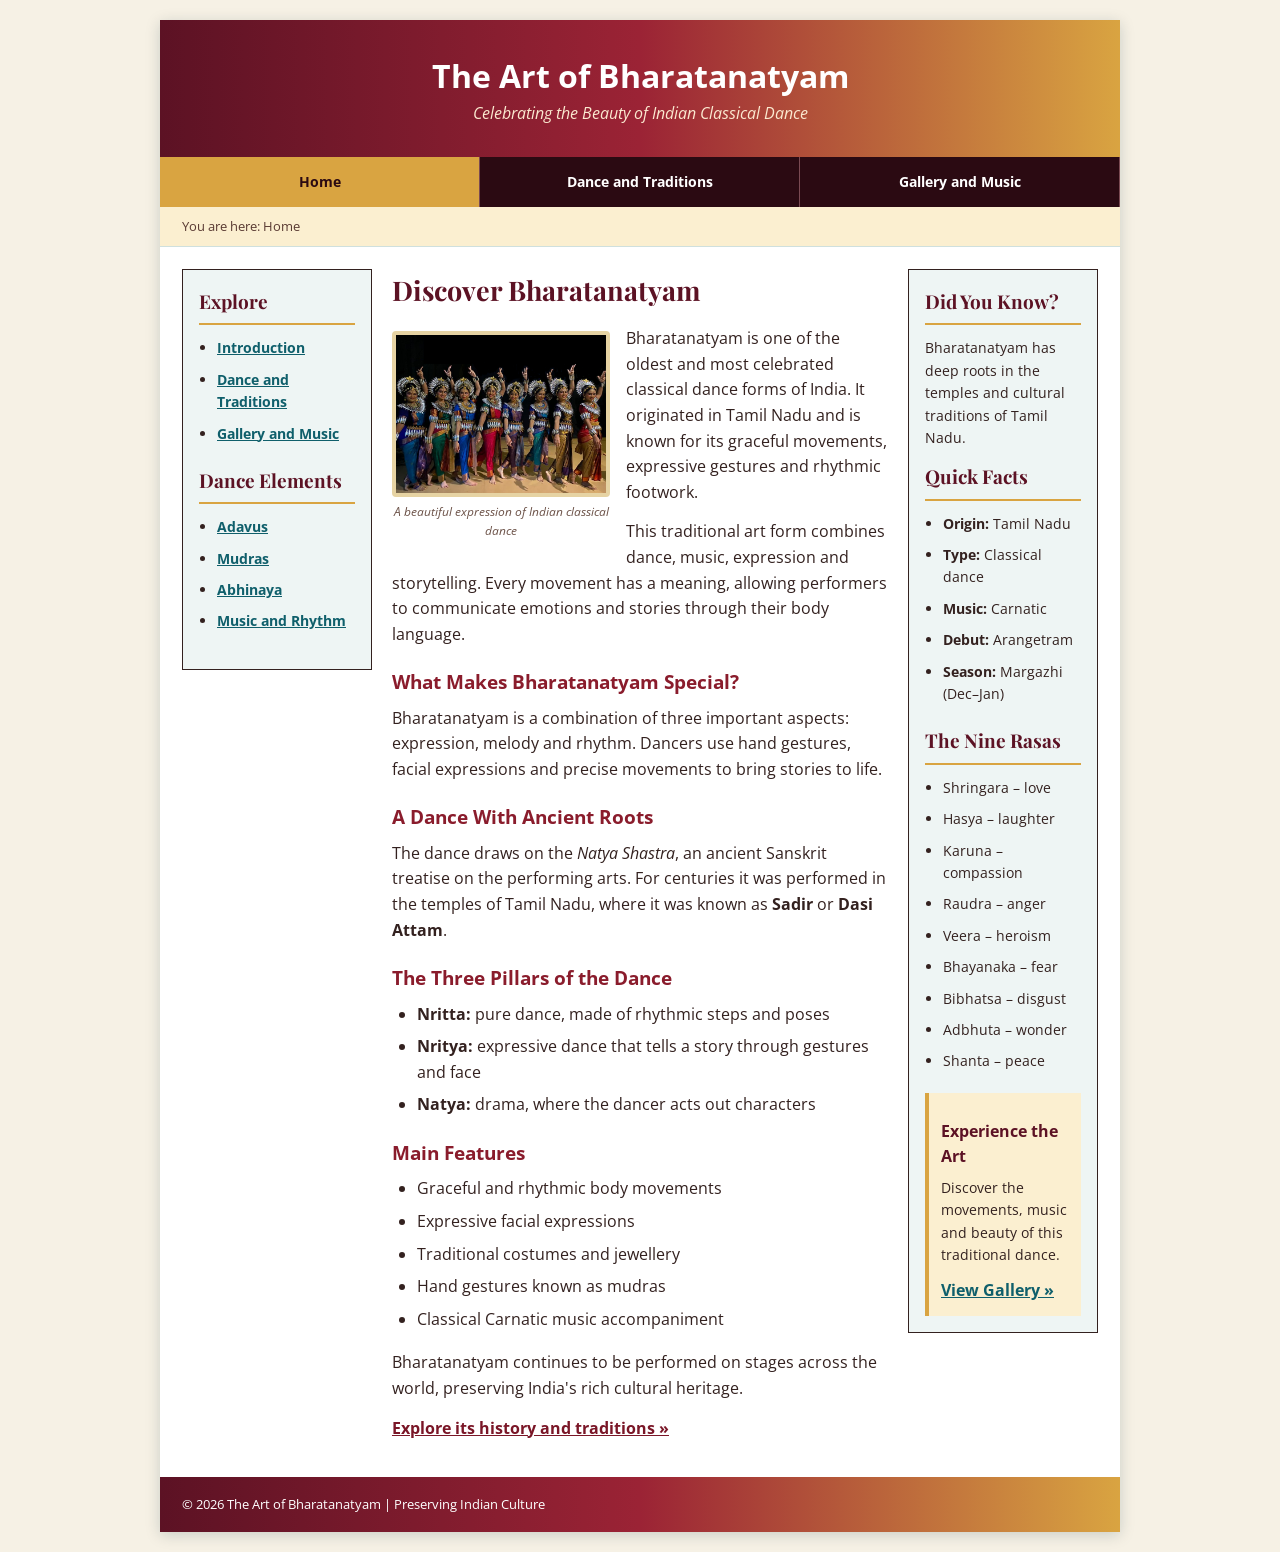
<file: index.html>
<!DOCTYPE html>
<html lang="en">
<head>
    <meta charset="UTF-8">
    <meta name="viewport" content="width=device-width, initial-scale=1.0">
    <title>Home | The Art of Bharatanatyam</title>
    <link rel="preconnect" href="https://fonts.googleapis.com">
    <link href="https://fonts.googleapis.com/css2?family=Open+Sans:wght@400;700&family=Playfair+Display:wght@700&display=swap" rel="stylesheet">
    <link rel="stylesheet" href="styles/normalize.css">
    <link rel="stylesheet" href="styles/main.css">
</head>
<body>
<div class="site">
    <header class="site-header">
        <h1><a href="index.html">The Art of Bharatanatyam</a></h1>
        <p>Celebrating the Beauty of Indian Classical Dance</p>
    </header>
    <nav class="main-nav" aria-label="Main navigation">
        <ul>
            <li><a href="index.html" aria-current="page">Home</a></li>
            <li><a href="content1.html">Dance and Traditions</a></li>
            <li><a href="content2.html">Gallery and Music</a></li>
        </ul>
    </nav>
    <p class="breadcrumb">You are here: Home</p>
    <div class="home-layout">
        <aside class="sidebar left-sidebar">
            <h2>Explore</h2>
            <ul class="side-links">
                <li><a href="index.html">Introduction</a></li>
                <li><a href="content1.html">Dance and Traditions</a></li>
                <li><a href="content2.html">Gallery and Music</a></li>
            </ul>
            <h2>Dance Elements</h2>
            <ul class="side-links">
                <li><a href="content1.html#adavus">Adavus</a></li>
                <li><a href="content1.html#mudras">Mudras</a></li>
                <li><a href="content1.html#abhinaya">Abhinaya</a></li>
                <li><a href="content2.html#music">Music and Rhythm</a></li>
            </ul>
        </aside>
        <main class="main-content">
            <h2>Discover Bharatanatyam</h2>
            <figure class="home-image">
                <a href="content1.html"><img src="images/bharatanatyam-home.jpg"
                     alt="Bharatanatyam dancer performing a traditional pose. Click to read about its traditions"></a>
                <figcaption>A beautiful expression of Indian classical dance</figcaption>
            </figure>
            <p>
                Bharatanatyam is one of the oldest and most celebrated classical
                dance forms of India. It originated in Tamil Nadu and is known
                for its graceful movements, expressive gestures and rhythmic
                footwork.
            </p>

            <p>
                This traditional art form combines dance, music, expression
                and storytelling. Every movement has a meaning, allowing
                performers to communicate emotions and stories through
                their body language.
            </p>

            <h3>What Makes Bharatanatyam Special?</h3>

            <p>
                Bharatanatyam is a combination of three important aspects:
                expression, melody and rhythm. Dancers use hand gestures,
                facial expressions and precise movements to bring stories
                to life.
            </p>

            <h3>A Dance With Ancient Roots</h3>
            <p>
                The dance draws on the <em>Natya Shastra</em>, an ancient
                Sanskrit treatise on the performing arts. For centuries it was
                performed in the temples of Tamil Nadu, where it was known as
                <strong>Sadir</strong> or <strong>Dasi Attam</strong>.
            </p>

            <h3>The Three Pillars of the Dance</h3>
            <ul>
                <li><strong>Nritta:</strong> pure dance, made of rhythmic steps and poses</li>
                <li><strong>Nritya:</strong> expressive dance that tells a story through gestures and face</li>
                <li><strong>Natya:</strong> drama, where the dancer acts out characters</li>
            </ul>

            <h3>Main Features</h3>
            <ul>
                <li>Graceful and rhythmic body movements</li>
                <li>Expressive facial expressions</li>
                <li>Traditional costumes and jewellery</li>
                <li>Hand gestures known as mudras</li>
                <li>Classical Carnatic music accompaniment</li>
            </ul>

            <p>
                Bharatanatyam continues to be performed on stages across
                the world, preserving India's rich cultural heritage.
            </p>

            <p>
                <a class="read-more" href="content1.html">
                    Explore its history and traditions &raquo;
                </a>
            </p>
        </main>
        <aside class="sidebar right-sidebar">
            <h2>Did You Know?</h2>
            <p>Bharatanatyam has deep roots in the temples and cultural traditions of Tamil Nadu.</p>
            <h2>Quick Facts</h2>
            <ul>
                <li><strong>Origin:</strong> Tamil Nadu</li>
                <li><strong>Type:</strong> Classical dance</li>
                <li><strong>Music:</strong> Carnatic</li>
                <li><strong>Debut:</strong> Arangetram</li>
                <li><strong>Season:</strong> Margazhi (Dec&ndash;Jan)</li>
            </ul>
            <h2>The Nine Rasas</h2>
            <ul>
                <li>Shringara &ndash; love</li>
                <li>Hasya &ndash; laughter</li>
                <li>Karuna &ndash; compassion</li>
                <li>Raudra &ndash; anger</li>
                <li>Veera &ndash; heroism</li>
                <li>Bhayanaka &ndash; fear</li>
                <li>Bibhatsa &ndash; disgust</li>
                <li>Adbhuta &ndash; wonder</li>
                <li>Shanta &ndash; peace</li>
            </ul>
            <div class="sidebar-note">
                <h3>Experience the Art</h3>
                <p>
                    Discover the movements, music and beauty of this
                    traditional dance.
                </p>
                <a href="content2.html">View Gallery &raquo;</a>
            </div>
        </aside>
    </div>
    <footer class="site-footer">
        <p>&copy; 2026 The Art of Bharatanatyam | Preserving Indian Culture</p>
    </footer>
</div>
</body>
</html>
</file>
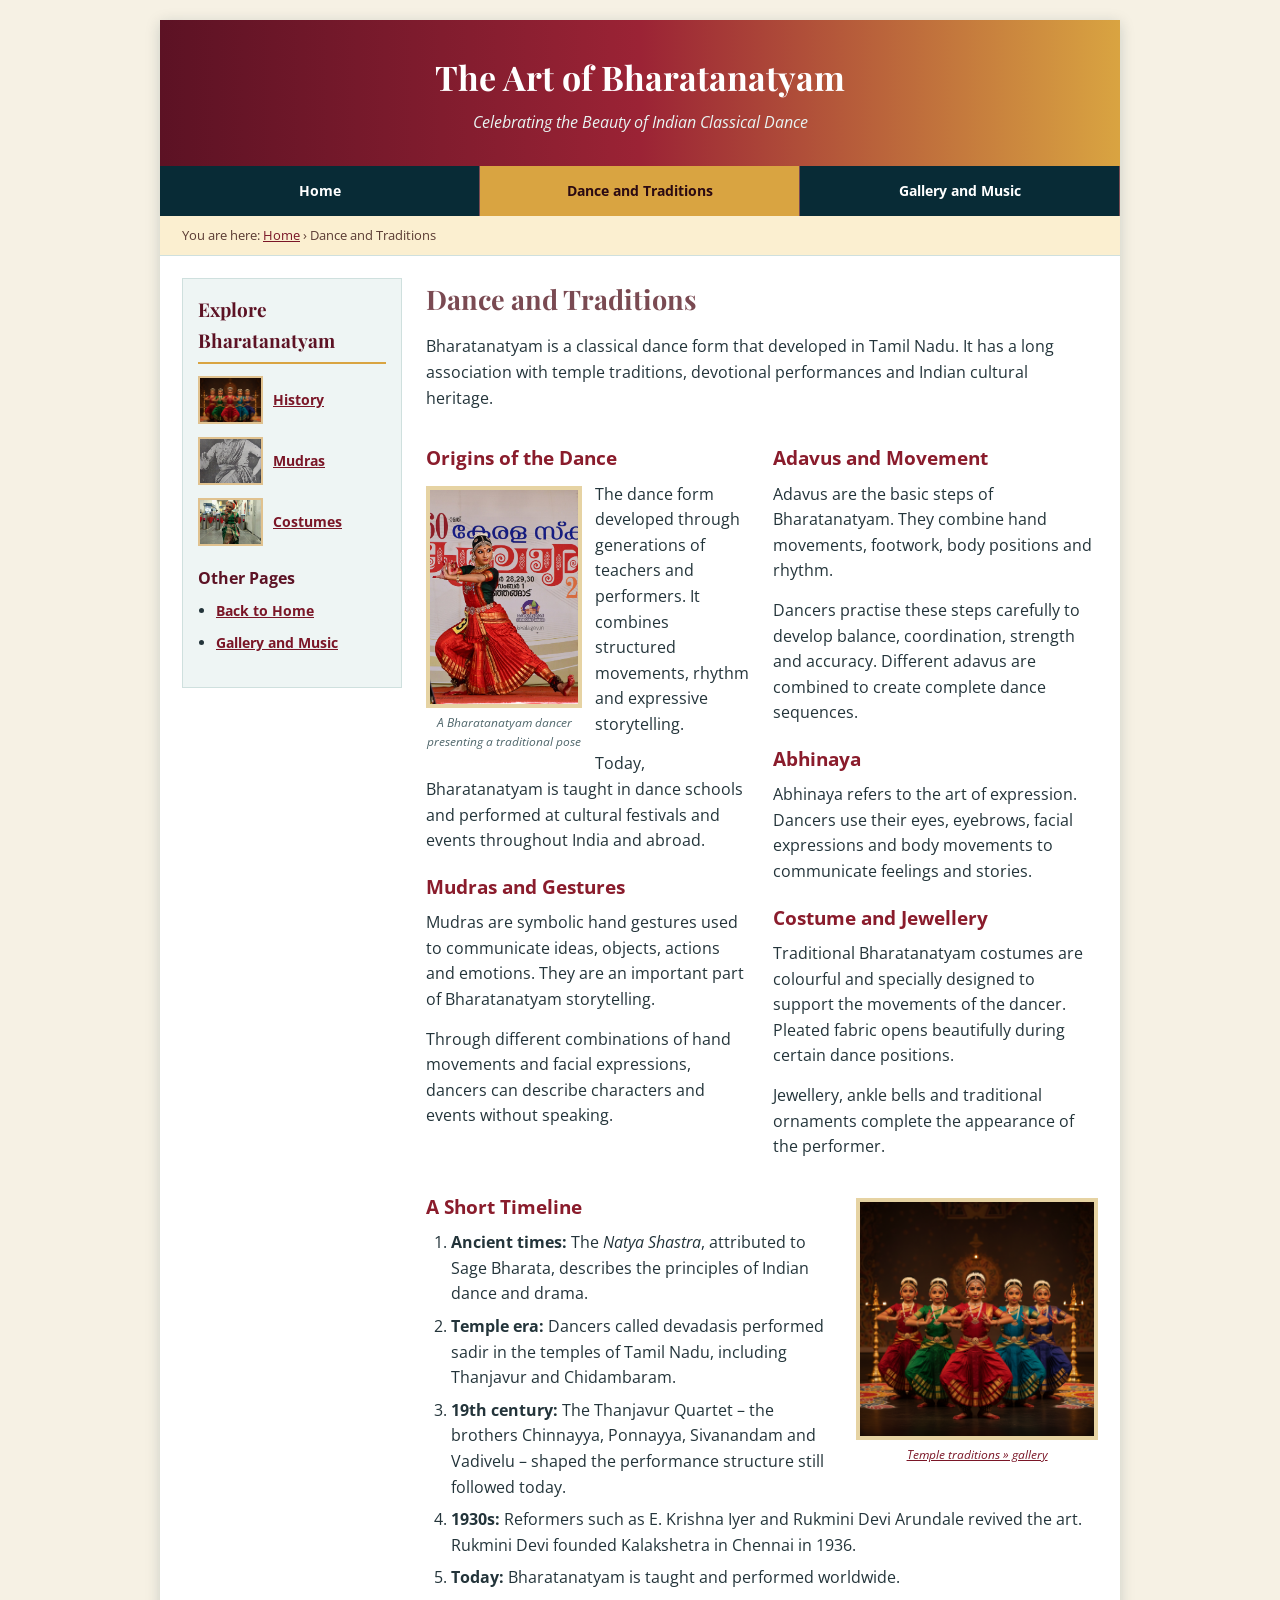
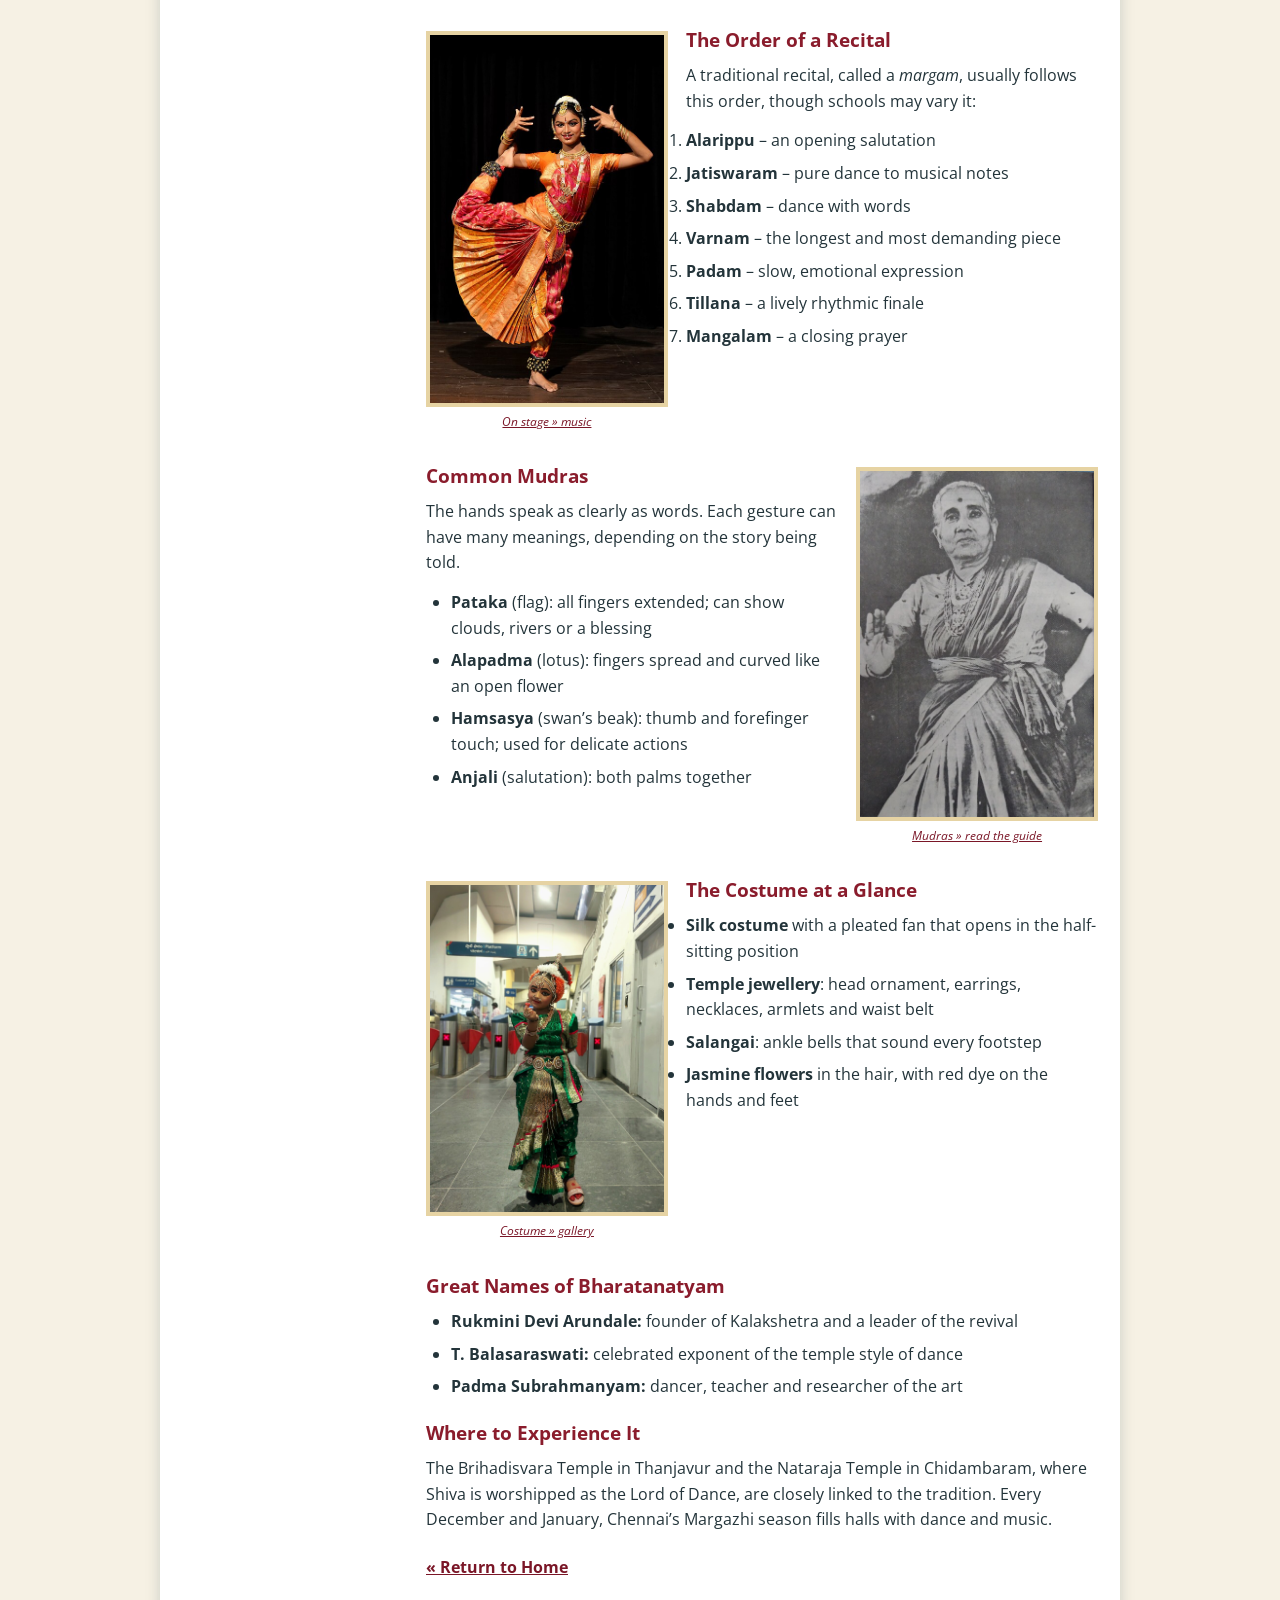
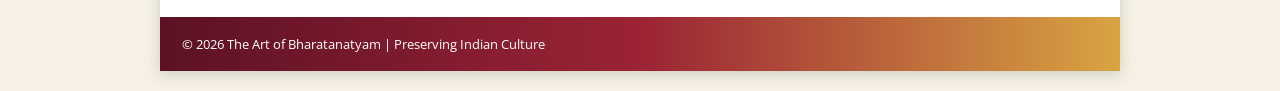
<file: content1.html>
<!DOCTYPE html>
<html lang="en">
<head>
    <meta charset="UTF-8">
    <meta name="viewport" content="width=device-width, initial-scale=1.0">
    <title>Dance and Traditions | Bharatanatyam</title>
    <link rel="preconnect" href="https://fonts.googleapis.com">
    <link href="https://fonts.googleapis.com/css2?family=Open+Sans:wght@400;700&family=Playfair+Display:wght@700&display=swap" rel="stylesheet">
    <link rel="stylesheet" href="styles/normalize.css">
    <link rel="stylesheet" href="styles/content.css">
</head>
<body>

<div class="site">

    <header class="site-header">
        <h1><a href="index.html">The Art of Bharatanatyam</a></h1>
        <p>Celebrating the Beauty of Indian Classical Dance</p>
    </header>

    <nav class="main-nav" aria-label="Main navigation">
        <ul>
            <li><a href="index.html">Home</a></li>
            <li><a href="content1.html" aria-current="page">Dance and Traditions</a></li>
            <li><a href="content2.html">Gallery and Music</a></li>
        </ul>
    </nav>
    <p class="breadcrumb">You are here: <a href="index.html">Home</a> &rsaquo; Dance and Traditions</p>

    <div class="content-layout">

        <aside class="content-sidebar">
            <h2>Explore Bharatanatyam</h2>

            <ul class="image-links">
                <li>
                    <a href="#history">
                        <img src="images/bharatanatyam-temple.jpg"
                             alt="Traditional temple">
                        <span>History</span>
                    </a>
                </li>
                <li>
                    <a href="#mudras">
                        <img src="images/bharatanatyam-mudra.jpg"
                             alt="Traditional hand gesture">
                        <span>Mudras</span>
                    </a>
                </li>
                <li>
                    <a href="#costume">
                        <img src="images/bharatanatyam-costume.jpg"
                             alt="Traditional dance costume">
                        <span>Costumes</span>
                    </a>
                </li>
            </ul>

            <h3>Other Pages</h3>
            <ul class="side-links">
                <li><a href="index.html">Back to Home</a></li>
                <li><a href="content2.html">Gallery and Music</a></li>
            </ul>
        </aside>

        <main class="content-main">

            <h2 id="history">Dance and Traditions</h2>

            <p>
                Bharatanatyam is a classical dance form that developed in
                Tamil Nadu. It has a long association with temple traditions,
                devotional performances and Indian cultural heritage.
            </p>

            <section class="article-columns">

                <div class="article-column">
                    <h3>Origins of the Dance</h3>

                    <figure class="dance-figure">
                        <img src="images/bharatanatyam-dancer.jpg"
                             alt="Bharatanatyam dancer in a traditional pose">
                        <figcaption>
                            A Bharatanatyam dancer presenting a traditional pose
                        </figcaption>
                    </figure>

                    <p>
                        The dance form developed through generations of
                        teachers and performers. It combines structured
                        movements, rhythm and expressive storytelling.
                    </p>

                    <p>
                        Today, Bharatanatyam is taught in dance schools
                        and performed at cultural festivals and events
                        throughout India and abroad.
                    </p>

                    <h3 id="mudras">Mudras and Gestures</h3>

                    <p>
                        Mudras are symbolic hand gestures used to communicate
                        ideas, objects, actions and emotions. They are an
                        important part of Bharatanatyam storytelling.
                    </p>

                    <p>
                        Through different combinations of hand movements
                        and facial expressions, dancers can describe
                        characters and events without speaking.
                    </p>
                </div>

                <div class="article-column">
                    <h3 id="adavus">Adavus and Movement</h3>

                    <p>
                        Adavus are the basic steps of Bharatanatyam.
                        They combine hand movements, footwork, body
                        positions and rhythm.
                    </p>

                    <p>
                        Dancers practise these steps carefully to develop
                        balance, coordination, strength and accuracy.
                        Different adavus are combined to create complete
                        dance sequences.
                    </p>

                    <h3 id="abhinaya">Abhinaya</h3>

                    <p>
                        Abhinaya refers to the art of expression.
                        Dancers use their eyes, eyebrows, facial
                        expressions and body movements to communicate
                        feelings and stories.
                    </p>

                    <h3 id="costume">Costume and Jewellery</h3>

                    <p>
                        Traditional Bharatanatyam costumes are colourful
                        and specially designed to support the movements
                        of the dancer. Pleated fabric opens beautifully
                        during certain dance positions.
                    </p>

                    <p>
                        Jewellery, ankle bells and traditional ornaments
                        complete the appearance of the performer.
                    </p>
                </div>

            </section>

            <section class="more-info">

                <div class="info-block">
                    <figure class="photo photo-right">
                        <a href="content2.html#gallery"><img src="images/bharatanatyam-temple.jpg" alt="A traditional temple"></a>
                        <figcaption><a href="content2.html#gallery">Temple traditions &raquo; gallery</a></figcaption>
                    </figure>
                    <h3>A Short Timeline</h3>
                    <ol>
                        <li><strong>Ancient times:</strong> The <em>Natya Shastra</em>, attributed to Sage Bharata, describes the principles of Indian dance and drama.</li>
                        <li><strong>Temple era:</strong> Dancers called devadasis performed sadir in the temples of Tamil Nadu, including Thanjavur and Chidambaram.</li>
                        <li><strong>19th century:</strong> The Thanjavur Quartet &ndash; the brothers Chinnayya, Ponnayya, Sivanandam and Vadivelu &ndash; shaped the performance structure still followed today.</li>
                        <li><strong>1930s:</strong> Reformers such as E. Krishna Iyer and Rukmini Devi Arundale revived the art. Rukmini Devi founded Kalakshetra in Chennai in 1936.</li>
                        <li><strong>Today:</strong> Bharatanatyam is taught and performed worldwide.</li>
                    </ol>
                </div>

                <div class="info-block">
                    <figure class="photo photo-left">
                        <a href="content2.html#music"><img src="images/bharatanatyam-stage.jpg" alt="A dancer on stage"></a>
                        <figcaption><a href="content2.html#music">On stage &raquo; music</a></figcaption>
                    </figure>
                    <h3>The Order of a Recital</h3>
                    <p>A traditional recital, called a <em>margam</em>, usually follows this order, though schools may vary it:</p>
                    <ol>
                        <li><strong>Alarippu</strong> &ndash; an opening salutation</li>
                        <li><strong>Jatiswaram</strong> &ndash; pure dance to musical notes</li>
                        <li><strong>Shabdam</strong> &ndash; dance with words</li>
                        <li><strong>Varnam</strong> &ndash; the longest and most demanding piece</li>
                        <li><strong>Padam</strong> &ndash; slow, emotional expression</li>
                        <li><strong>Tillana</strong> &ndash; a lively rhythmic finale</li>
                        <li><strong>Mangalam</strong> &ndash; a closing prayer</li>
                    </ol>
                </div>

                <div class="info-block">
                    <figure class="photo photo-right">
                        <a href="media/bharatanatyam-guide.pdf"><img src="images/bharatanatyam-mudra.jpg" alt="Hands showing a mudra"></a>
                        <figcaption><a href="media/bharatanatyam-guide.pdf">Mudras &raquo; read the guide</a></figcaption>
                    </figure>
                    <h3>Common Mudras</h3>
                    <p>The hands speak as clearly as words. Each gesture can have many meanings, depending on the story being told.</p>
                    <ul>
                        <li><strong>Pataka</strong> (flag): all fingers extended; can show clouds, rivers or a blessing</li>
                        <li><strong>Alapadma</strong> (lotus): fingers spread and curved like an open flower</li>
                        <li><strong>Hamsasya</strong> (swan&rsquo;s beak): thumb and forefinger touch; used for delicate actions</li>
                        <li><strong>Anjali</strong> (salutation): both palms together</li>
                    </ul>
                </div>

                <div class="info-block">
                    <figure class="photo photo-left">
                        <a href="content2.html#gallery"><img src="images/bharatanatyam-costume.jpg" alt="A dancer in a traditional costume"></a>
                        <figcaption><a href="content2.html#gallery">Costume &raquo; gallery</a></figcaption>
                    </figure>
                    <h3>The Costume at a Glance</h3>
                    <ul>
                        <li><strong>Silk costume</strong> with a pleated fan that opens in the half-sitting position</li>
                        <li><strong>Temple jewellery</strong>: head ornament, earrings, necklaces, armlets and waist belt</li>
                        <li><strong>Salangai</strong>: ankle bells that sound every footstep</li>
                        <li><strong>Jasmine flowers</strong> in the hair, with red dye on the hands and feet</li>
                    </ul>
                </div>

                <h3>Great Names of Bharatanatyam</h3>
                <ul>
                    <li><strong>Rukmini Devi Arundale:</strong> founder of Kalakshetra and a leader of the revival</li>
                    <li><strong>T. Balasaraswati:</strong> celebrated exponent of the temple style of dance</li>
                    <li><strong>Padma Subrahmanyam:</strong> dancer, teacher and researcher of the art</li>
                </ul>

                <h3>Where to Experience It</h3>
                <p>
                    The Brihadisvara Temple in Thanjavur and the Nataraja Temple in
                    Chidambaram, where Shiva is worshipped as the Lord of Dance, are
                    closely linked to the tradition. Every December and January,
                    Chennai&rsquo;s Margazhi season fills halls with dance and music.
                </p>
            </section>

            <p class="back-link">
                <a href="index.html">&laquo; Return to Home</a>
            </p>
        </main>
    </div>
    <footer class="site-footer">
        <p>&copy; 2026 The Art of Bharatanatyam | Preserving Indian Culture</p>
    </footer>
</div>
</body>
</html>
</file>
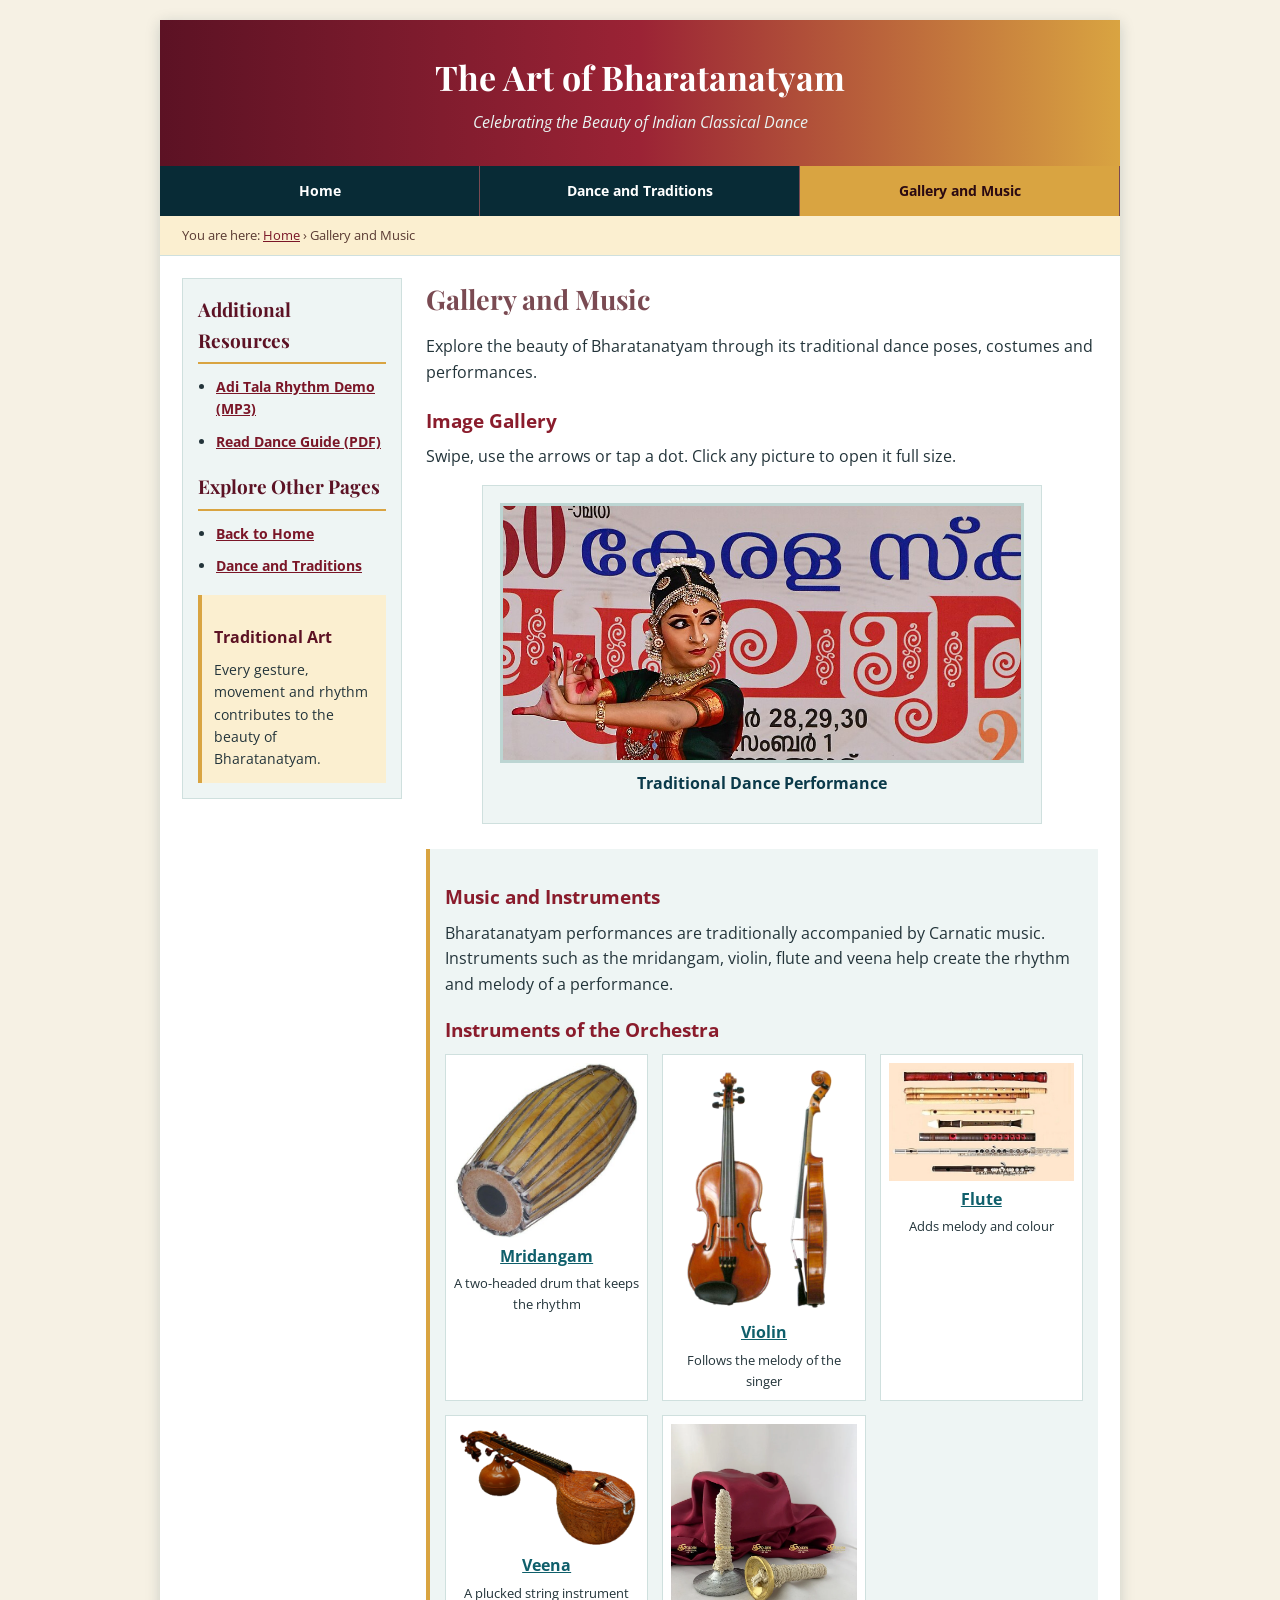
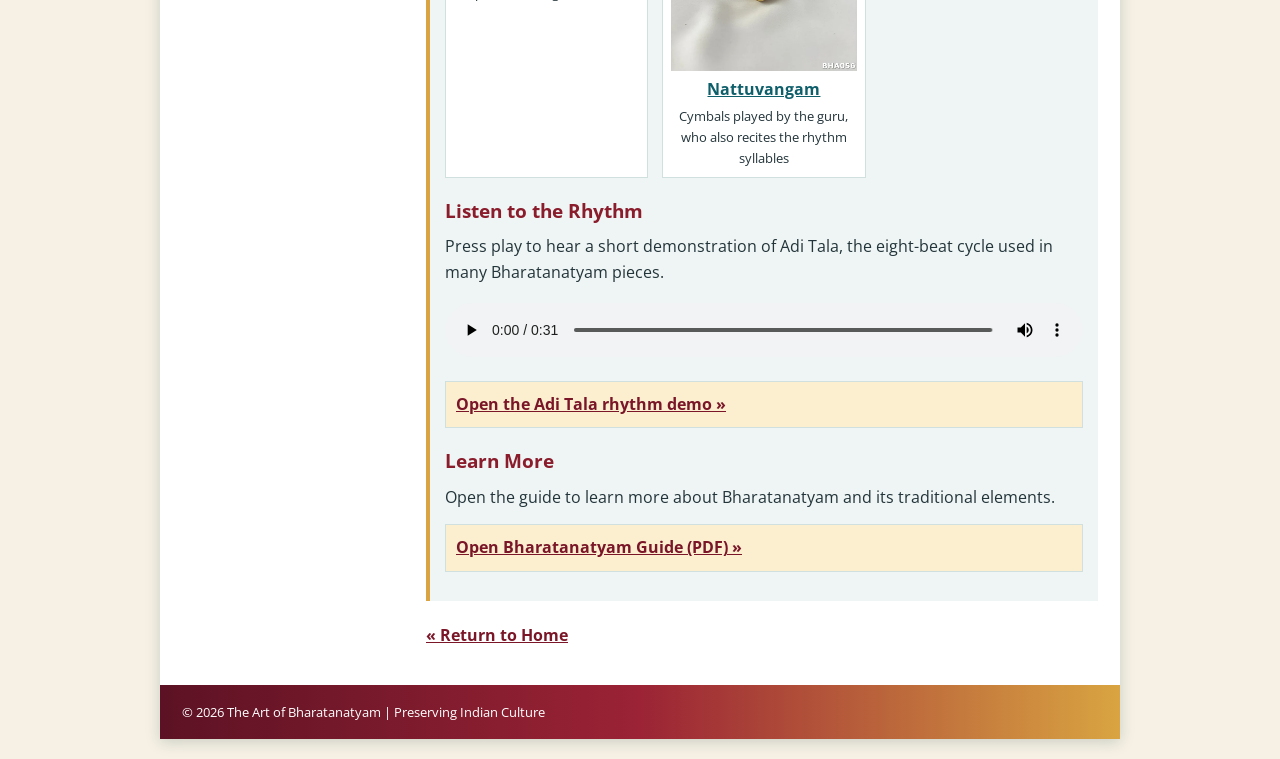
<file: content2.html>
<!DOCTYPE html>
<html lang="en">
<head>
    <meta charset="UTF-8">
    <meta name="viewport" content="width=device-width, initial-scale=1.0">
    <title>Gallery and Music | Bharatanatyam</title>
    <link rel="preconnect" href="https://fonts.googleapis.com">
    <link href="https://fonts.googleapis.com/css2?family=Open+Sans:wght@400;700&family=Playfair+Display:wght@700&display=swap" rel="stylesheet">
    <link rel="stylesheet" href="styles/normalize.css">
    <link rel="stylesheet" href="styles/content.css">
</head>
<body>
<div class="site">
    <header class="site-header">
        <h1><a href="index.html">The Art of Bharatanatyam</a></h1>
        <p>Celebrating the Beauty of Indian Classical Dance</p>
    </header>
    <nav class="main-nav" aria-label="Main navigation">
        <ul>
            <li><a href="index.html">Home</a></li>
            <li><a href="content1.html">Dance and Traditions</a></li>
            <li><a href="content2.html" aria-current="page">Gallery and Music</a></li>
        </ul>
    </nav>
    <p class="breadcrumb">You are here: <a href="index.html">Home</a> &rsaquo; Gallery and Music</p>
    <div class="content-layout">
        <aside class="content-sidebar">
            <h2>Additional Resources</h2>
            <ul class="side-links">
                <li><a href="media/bharathanatyam-music.mp3">Adi Tala Rhythm Demo (MP3)</a></li>
                <li><a href="media/bharatanatyam-guide.pdf" target="_blank">Read Dance Guide (PDF)</a></li>
            </ul>
            <h2>Explore Other Pages</h2>
            <ul class="side-links">
                <li><a href="index.html">Back to Home</a></li>
                <li><a href="content1.html">Dance and Traditions</a></li>
            </ul>
            <div class="sidebar-note">
                <h3>Traditional Art</h3>
                <p>Every gesture, movement and rhythm contributes to the beauty of Bharatanatyam.</p>
            </div>
        </aside>
        <main class="content-main">
            <h2>Gallery and Music</h2>
            <p>Explore the beauty of Bharatanatyam through its traditional dance poses, costumes and performances.</p>
            <section class="gallery-section" id="gallery">
                <h3>Image Gallery</h3>
                <p>Swipe, use the arrows or tap a dot. Click any picture to open it full size.</p>
                <div class="carousel">
                    <div class="slides">
                        <figure class="slide"><a href="images/bharatanatyam-dancer.jpg" target="_blank" title="Open full-size image"><img src="images/bharatanatyam-dancer.jpg" alt="Bharatanatyam dancer performing"></a><figcaption>Traditional Dance Performance</figcaption></figure>
                        <figure class="slide"><a href="images/bharatanatyam-costume.jpg" target="_blank" title="Open full-size image"><img src="images/bharatanatyam-costume.jpg" alt="Traditional costume"></a><figcaption>Costume and Jewellery</figcaption></figure>
                        <figure class="slide"><a href="images/bharatanatyam-stage.jpg" target="_blank" title="Open full-size image"><img src="images/bharatanatyam-stage.jpg" alt="Stage performance"></a><figcaption>Classical Stage Performance</figcaption></figure>
                        <figure class="slide"><a href="images/bharatanatyam-mudra.jpg" target="_blank" title="Open full-size image"><img src="images/bharatanatyam-mudra.jpg" alt="Hands showing a mudra"></a><figcaption>Mudras: the Language of the Hands</figcaption></figure>
                        <figure class="slide"><a href="images/bharatanatyam-temple.jpg" target="_blank" title="Open full-size image"><img src="images/bharatanatyam-temple.jpg" alt="A traditional temple"></a><figcaption>The Temple Tradition</figcaption></figure>
                    </div>
                    <button type="button" class="carousel-btn prev" aria-label="Previous image">&#10094;</button>
                    <button type="button" class="carousel-btn next" aria-label="Next image">&#10095;</button>
                    <div class="carousel-dots"></div>
                </div>
            </section>
            <section class="music-section" id="music">
                <h3>Music and Instruments</h3>
                <p>
                    Bharatanatyam performances are traditionally accompanied
                    by Carnatic music. Instruments such as the mridangam,
                    violin, flute and veena help create the rhythm and melody
                    of a performance.
                </p>
                <h3>Instruments of the Orchestra</h3>
                <ul class="instrument-list">
                    <li>
                        <a href="https://en.wikipedia.org/wiki/Mridangam" target="_blank" rel="noopener">
                            <img src="images/Wiki-mridangam.jpg" alt="Mridangam">
                            <strong>Mridangam</strong>
                        </a>
                        <p>A two-headed drum that keeps the rhythm</p>
                    </li>
                    <li>
                        <a href="https://en.wikipedia.org/wiki/Violin" target="_blank" rel="noopener">
                            <img src="images/instrument-violin.png" alt="Violin">
                            <strong>Violin</strong>
                        </a>
                        <p>Follows the melody of the singer</p>
                    </li>
                    <li>
                        <a href="https://en.wikipedia.org/wiki/Flute" target="_blank" rel="noopener">
                            <img src="images/instrument-flute.jpg" alt="Flute">
                            <strong>Flute</strong>
                        </a>
                        <p>Adds melody and colour</p>
                    </li>
                    <li>
                        <a href="https://en.wikipedia.org/wiki/Veena" target="_blank" rel="noopener"><img src="images/instrument-veena.png" alt="Veena"><strong>Veena</strong></a>
                        <p>A plucked string instrument</p>
                    </li>
                    <li>
                        <a href="https://shanthitailor.com/blogs/news/the-unsung-heartbeat-of-bharatanatyam-nattuvangam-and-the-nattuvanar" target="_blank">
                            <img src="images/instrument-nattuvangam.webp" alt="Nattuvangam">
                            <strong>Nattuvangam</strong>
                        </a>
                        <p>Cymbals played by the guru, who also recites the rhythm syllables</p>
                    </li>
                </ul>
                <h3>Listen to the Rhythm</h3>
                <p>
                    Press play to hear a short demonstration of Adi Tala,
                    the eight-beat cycle used in many Bharatanatyam pieces.
                </p>
                <audio controls src="media/bharathanatyam-music.mp3">
                    Your browser does not support audio.
                </audio>
                <p class="resource-link">
                    <a href="media/bharathanatyam-music.mp3">
                        Open the Adi Tala rhythm demo &raquo;
                    </a>
                </p>
                <h3>Learn More</h3>
                <p>
                    Open the guide to learn more about Bharatanatyam
                    and its traditional elements.
                </p>
                <p class="resource-link">
                    <a href="media/bharatanatyam-guide.pdf" target="_blank">
                        Open Bharatanatyam Guide (PDF) &raquo;
                    </a>
                </p>
            </section>
            <p class="back-link">
                <a href="index.html">&laquo; Return to Home</a>
            </p>
        </main>
    </div>
    <footer class="site-footer">
        <p>&copy; 2026 The Art of Bharatanatyam | Preserving Indian Culture</p>
    </footer>
</div>
</body>
</html>
</file>
<file: styles/main.css>
/* Main CSS - Home Page */
body {
    background-color: #f6f1e5;
    color: #33211f;
    font-size: 16px;
}

/* Fixed-width, centered website */
.site {
    width: 960px;
    max-width: calc(100% - 24px);
    margin: 20px auto;
    background-color: #ffffff;
    box-shadow: 0 3px 14px rgba(8, 43, 54, 0.18);
}

/* Header */
.site-header {
    padding: 30px 25px;
    background: linear-gradient(to right, #5c1224, #9b2335, #d9a441);
    color: white;
    
}

.site-header {
    padding: 30px 25px;
    background: linear-gradient(to right, #5c1224, #9b2335, #d9a441);
    color: white;
    text-align: center;
}

.site-header h1 a {
    color: inherit;
}

.site-header p {
    font-size: 16px;
    font-style: italic;
    color: #fbe9d0;
}

/* Horizontal navigation */
.main-nav {
    background-color: #2b0a12;
}

.main-nav ul {
    display: flex;
    list-style: none;
    padding: 0;
}

.main-nav li {
    flex: 1;
    text-align: center;
}

.main-nav a {
    display: block;
    color: white;
    padding: 14px 8px;
    border-right: 1px solid #7a4a52;
    font-weight: bold;
    font-size: 14px;
    transition: background-color 0.3s;
}

.main-nav a:hover,
.main-nav a[aria-current="page"] {
    background-color: #d9a441;
    color: #2b0a12;
}

/* "You are here" bar */
.breadcrumb {
    padding: 9px 22px;
    background-color: #fbefd0;
    border-bottom: 1px solid #cfe0de;
    color: #5a3b33;
    font-size: 13px;
}

.breadcrumb a {
    color: #7a1627;
    text-decoration: underline;
}

/* Three-column home page */
.home-layout {
    display: grid;
    grid-template-columns: 190px minmax(0, 1fr) 190px;
    gap: 20px;
    padding: 22px;
    align-items: start;
}

/* Sidebars */
.sidebar {
    background-color: #eef5f4;
    border: 1px solid ;
    padding: 16px;
}

.sidebar h2 {
    color: #5c1224;
    font-family: "Playfair Display", Georgia, "Times New Roman", serif;
    font-size: 19px;
    border-bottom: 2px solid #d9a441;
    padding-bottom: 7px;
    margin-bottom: 12px;
}

.sidebar h3 {
    color: #5c1224;
    font-size: 16px;
    margin: 14px 0 7px;
}

.sidebar p {
    font-size: 14px;
    margin-bottom: 12px;
}

.sidebar ul {
    margin-bottom: 20px;
    padding-left: 18px;
}

.sidebar li {
    margin-bottom: 9px;
    font-size: 14px;
}

.side-links a,
.sidebar-note a {
    color: #0f5f6b;
    text-decoration: underline;
    font-weight: bold;
}

.side-links a:hover,
.sidebar-note a:hover {
    color: #a8650f;
}

.sidebar-note {
    background-color: #fbefd0;
    border-left: 4px solid #d9a441;
    padding: 12px;
    margin-top: 16px;
}
/* Main content */
.main-content {
    min-width: 0;
}
.main-content h2 {
    color: #5c1224;
    font-family: "Playfair Display", Georgia, "Times New Roman", serif;
    font-size: 27px;
    margin-bottom: 14px;
}
.main-content h3 {
    color: #8a1c2c;
    font-size: 19px;
    margin: 20px 0 8px;
}
.main-content p {
    margin-bottom: 14px;
    text-align: left;
}
/* Floated image */
.home-image {
    float: left;
    width: 44%;
    margin: 5px 16px 12px 0;
}
.home-image a {
    display: block;
}
.home-image img {
    width: 100%;
    border: 4px solid #e6d3a3;
    border-radius: 4px;
}

.home-image figcaption {
    color: #6b5147;
    font-size: 12px;
    font-style: italic;
    text-align: center;
    margin-top: 5px;
}

/* Clear the float after the home image */
.main-content::after {
    content: "";
    display: block;
    clear: both;
}

.main-content ul {
    margin: 8px 0 18px;
    padding-left: 25px;
}

.main-content li {
    margin-bottom: 7px;
}

.read-more {
    color: #7a1627;
    font-weight: bold;
    text-decoration: underline;
}

.read-more:hover {
    color: #a8650f;
}

a img {
    transition: opacity 0.3s;
}

a:hover img {
    opacity: 0.88;
}

/* Footer */
.site-footer {
    clear: both;
    padding: 17px 22px;
    background: linear-gradient(to right, #5c1224, #9b2335, #d9a441);
    color: white;
    text-align: left;
    font-size: 13px;
}

/* Tablet layout */
@media screen and (max-width: 850px) {
    .home-layout {
        grid-template-columns: 170px minmax(0, 1fr);
    }

    .right-sidebar {
        grid-column: 1 / -1;
    }
}

/* Mobile layout */
@media screen and (max-width: 600px) {
    .site {
        max-width: calc(100% - 16px);
        margin: 8px auto;
    }

    .site-header {
        padding: 22px 15px;
    }

    .site-header h1 {
        font-size: 25px;
    }

    .site-header p {
        font-size: 14px;
    }
    .main-nav ul {
        flex-direction: column;
    }
    .main-nav a {
        border-right: none;
        border-bottom: 1px solid #7a4a52;
        padding: 11px;
    }
    .home-layout {
        grid-template-columns: 1fr;
        padding: 14px;
        gap: 15px;
    }
    .right-sidebar {
        grid-column: auto;
    }
    .home-image {
        float: none;
        width: 100%;
        margin: 0 0 15px;
    }
}
</file>
<file: styles/content.css>
body {
    background-color: #f6f1e4;
    color: #23343a;
    font-size: 16px;
}
/* Fixed-width, centered website */
.site {
    width: 960px;
    max-width: calc(100% - 24px);
    margin: 20px auto;
    background-color: #ffffff;
    box-shadow: 0 3px 14px rgba(8, 43, 54, 0.18);
}
/* Header */
.site-header {
    padding: 30px 25px;
    background: linear-gradient(to right, #5c1224, #9b2335, #d9a441);
    color: white;
    text-align: center;
}
.site-header h1 {
    font-family: "Playfair Display", Georgia, "Times New Roman", serif;
    font-size: 34px;
    margin-bottom: 6px;
}
.site-header h1 a {
    color: inherit;
}
.site-header p {
    font-size: 16px;
    font-style: italic;
    color: #e8f4f2;
}
/* Horizontal navigation */
.main-nav {
    background-color: #082b36;
}
.main-nav ul {
    display: flex;
    list-style: none;
    padding: 0;
}
.main-nav li {
    flex: 1;
    text-align: center;
}
.main-nav a {
    display: block;
    color: white;
    padding: 14px 8px;
    border-right: 1px solid #7a4a52;
    font-weight: bold;
    font-size: 14px;
    transition: background-color 0.3s;
}

.main-nav a:hover,
.main-nav a[aria-current="page"] {
    background-color: #d9a441;
    color: #2b0a12;
}

/* "You are here" bar */
.breadcrumb {
    padding: 9px 22px;
    background-color: #fbefd0;
    border-bottom: 1px solid #cfe0de;
    color: #5a3b33;
    font-size: 13px;
}

.breadcrumb a {
    color: #7a1627;
    text-decoration: underline;
}

/* Two-column content page */
.content-layout {
    display: grid;
    grid-template-columns: 220px minmax(0, 1fr);
    gap: 24px;
    padding: 22px;
    align-items: start;
}

/* Sidebar */
.content-sidebar {
    background-color: #eef5f4;
    border: 1px solid #cfe0de;
    padding: 15px;
}

.content-sidebar h2 {
    color: #5c1224;
    font-family: "Playfair Display", Georgia, "Times New Roman", serif;
    font-size: 19px;
    border-bottom: 2px solid #d9a441;
    padding-bottom: 7px;
    margin-bottom: 12px;
}

.content-sidebar h3 {
    color: #5c1224;
    font-size: 16px;
    margin: 18px 0 8px;
}

.side-links {
    padding-left: 18px;
    margin-bottom: 18px;
}

.side-links li {
    margin-bottom: 10px;
    font-size: 14px;
}

.side-links a {
    color: #7a1627;
    font-weight: bold;
    text-decoration: underline;
}

.side-links a:hover {
    color: #a8650f;
}

/* Sidebar image links */
.image-links {
    list-style: none;
    padding: 0;
    margin-bottom: 20px;
}

.image-links li {
    margin-bottom: 13px;
}

.image-links a {
    display: flex;
    align-items: center;
    gap: 10px;
    color: #7a1627;
    font-weight: bold;
    text-decoration: underline;
    font-size: 14px;
}

.image-links img {
    width: 65px;
    height: 48px;
    object-fit: cover;
    border: 2px solid #e0c28f;
    transition: transform 0.3s;
}

.image-links a:hover img {
    transform: scale(1.06);
}

.sidebar-note {
    background-color: #fbefd0;
    border-left: 4px solid #d9a441;
    padding: 12px;
    margin-top: 18px;
}

.sidebar-note p {
    font-size: 14px;
}

/* Main content */
.content-main {
    min-width: 0;
}

.content-main h2 {
    color: #7a4a52;
    font-family: "Playfair Display", Georgia, "Times New Roman", serif;
    font-size: 27px;
    margin-bottom: 13px;
}

.content-main h3 {
    color: #8a1c2c;
    font-size: 19px;
    margin: 18px 0 8px;
}

.content-main p {
    margin-bottom: 14px;
    text-align: left;
}

.content-main ul,
.content-main ol {
    margin: 8px 0 16px;
    padding-left: 25px;
}

.content-main li {
    margin-bottom: 7px;
}

/* Two-column article */
.article-columns {
    display: grid;
    grid-template-columns: repeat(2, minmax(0, 1fr));
    gap: 22px;
}

.article-column {
    min-width: 0;
}

/* Figure and floated scalable image */
.dance-figure {
    float: left;
    width: 48%;
    margin: 4px 13px 10px 0;
}

.dance-figure img {
    width: 100%;
    height: auto;
    border: 4px solid #e6d3a3;
}

.dance-figure figcaption {
    font-size: 12px;
    font-style: italic;
    color: #4f666b;
    text-align: center;
    margin-top: 5px;
}

.article-column::after {
    content: "";
    display: block;
    clear: both;
}

/* Image blocks on the Dance and Traditions page */
.more-info {
    margin-top: 10px;
}

.info-block::after {
    content: "";
    display: block;
    clear: both;
}

.photo {
    width: 36%;
}

.photo-right {
    float: right;
    margin: 6px 0 12px 18px;
}

.photo-left {
    float: left;
    margin: 6px 18px 12px 0;
}

.photo img {
    width: 100%;
    border: 4px solid #e6d3a3;
}

.photo figcaption {
    margin-top: 5px;
    text-align: center;
    font-size: 12px;
    font-style: italic;
}

.photo figcaption a {
    color: #7a1627;
    text-decoration: underline;
}

.back-link {
    clear: both;
    margin-top: 22px;
}

.back-link a,
.resource-link a {
    color: #7a1627;
    font-weight: bold;
    text-decoration: underline;
}

.back-link a:hover,
.resource-link a:hover {
    color: #a8650f;
}

a img {
    transition: opacity 0.3s;
}

a:hover img {
    opacity: 0.88;
}

/* Gallery and carousel (works with any number of images) */
.gallery-section {
    margin: 20px 0;
}

.carousel {
    position: relative;
    max-width: 560px;
    margin: 15px auto;
    padding: 12px;
    background-color: #eef5f4;
    border: 1px solid #cfe0de;
}

.slides {
    display: flex;
    overflow-x: auto;
    scroll-snap-type: x mandatory;
}

.slide {
    flex: 0 0 100%;
    margin: 0;
    padding: 5px;
    scroll-snap-align: center;
    text-align: center;
}

.slide img {
    width: 100%;
    height: 260px;
    object-fit: cover;
    object-position: center 20%;
    border: 3px solid #bcd5d2;
}

.slide figcaption {
    margin-top: 8px;
    font-weight: bold;
    color: #0b3a4a;
}

.carousel-btn {
    display: none;
    position: absolute;
    top: 130px;
    width: 38px;
    height: 38px;
    border: 0;
    border-radius: 50%;
    background-color: rgba(8, 43, 54, 0.78);
    color: #ffffff;
    font-size: 16px;
    cursor: pointer;
    z-index: 2;
}

.carousel-btn:hover {
    background-color: #a8650f;
}

.prev {
    left: 20px;
}

.next {
    right: 20px;
}

/* When JavaScript is running: show the arrows, hide the scrollbar */
.carousel.has-js .carousel-btn {
    display: block;
}

.carousel.has-js .slides {
    scrollbar-width: none;
}

.carousel.has-js .slides::-webkit-scrollbar {
    display: none;
}

.carousel-dots {
    display: flex;
    flex-wrap: wrap;
    justify-content: center;
    gap: 8px;
    margin-top: 10px;
}

.carousel-dots button {
    width: 11px;
    height: 11px;
    padding: 0;
    border: 0;
    border-radius: 50%;
    background-color: #bcd5d2;
    cursor: pointer;
}

.carousel-dots button.active {
    background-color: #0b3a4a;
}

/* Music and resource sections */
.music-section {
    margin-top: 25px;
    padding: 15px;
    background-color: #eef5f4;
    border-left: 4px solid #d9a441;
}

.resource-link {
    padding: 10px;
    background-color: #fbefd0;
    border: 1px solid #cfe0de;
    margin-bottom: 15px;
}

audio {
    width: 100%;
    margin: 4px 0 16px;
}

/* Instrument cards */
.instrument-list {
    display: grid;
    grid-template-columns: repeat(auto-fill, minmax(150px, 1fr));
    gap: 14px;
    list-style: none;
    padding: 0;
}

.content-main .instrument-list {
    padding-left: 0;
}

.instrument-list li {
    margin: 0;
    padding: 8px;
    background-color: #ffffff;
    border: 1px solid #cfe0de;
    text-align: center;
}

.instrument-list a {
    display: block;
    color: #0f5f6b;
    text-decoration: underline;
}

.instrument-list img {
    width: 100%;
    margin-bottom: 6px;
}

.instrument-list p {
    margin: 4px 0 0;
    font-size: 13px;
    text-align: center;
}

/* Footer */
.site-footer {
    clear: both;
    padding: 17px 22px;
    background: linear-gradient(to right, #5c1224, #9b2335, #d9a441);
    color: white;
    text-align: left;
    font-size: 13px;
}

/* Tablet */
@media screen and (max-width: 850px) {
    .content-layout {
        grid-template-columns: 190px minmax(0, 1fr);
        gap: 16px;
        padding: 16px;
    }

    .article-columns {
        grid-template-columns: repeat(2, minmax(0, 1fr));
        gap: 15px;
    }
}

/* Mobile */
@media screen and (max-width: 600px) {
    .site {
        max-width: calc(100% - 16px);
        margin: 8px auto;
    }

    .site-header {
        padding: 22px 15px;
    }

    .site-header h1 {
        font-size: 25px;
    }

    .site-header p {
        font-size: 14px;
    }

    .main-nav ul {
        flex-direction: column;
    }

    .main-nav a {
        border-right: none;
        border-bottom: 1px solid #7a4a52;
        padding: 11px;
    }

    .content-layout {
        grid-template-columns: 1fr;
        padding: 14px;
        gap: 16px;
    }

    .article-columns {
        grid-template-columns: 1fr;
    }

    .dance-figure {
        width: 48%;
    }

    .photo {
        float: none;
        width: 100%;
        margin: 0 0 14px;
    }

    .photo img {
        max-height: 300px;
        object-fit: cover;
        object-position: center 20%;
    }

    .slide img {
        height: 210px;
    }

    .carousel-btn {
        top: 105px;
    }
}

/* Small mobile screens */
@media screen and (max-width: 380px) {
    .dance-figure {
        float: none;
        width: 100%;
        margin: 5px 0 12px;
    }

    .slide img {
        height: 170px;
    }

    .carousel-btn {
        top: 85px;
    }
}
</file>
